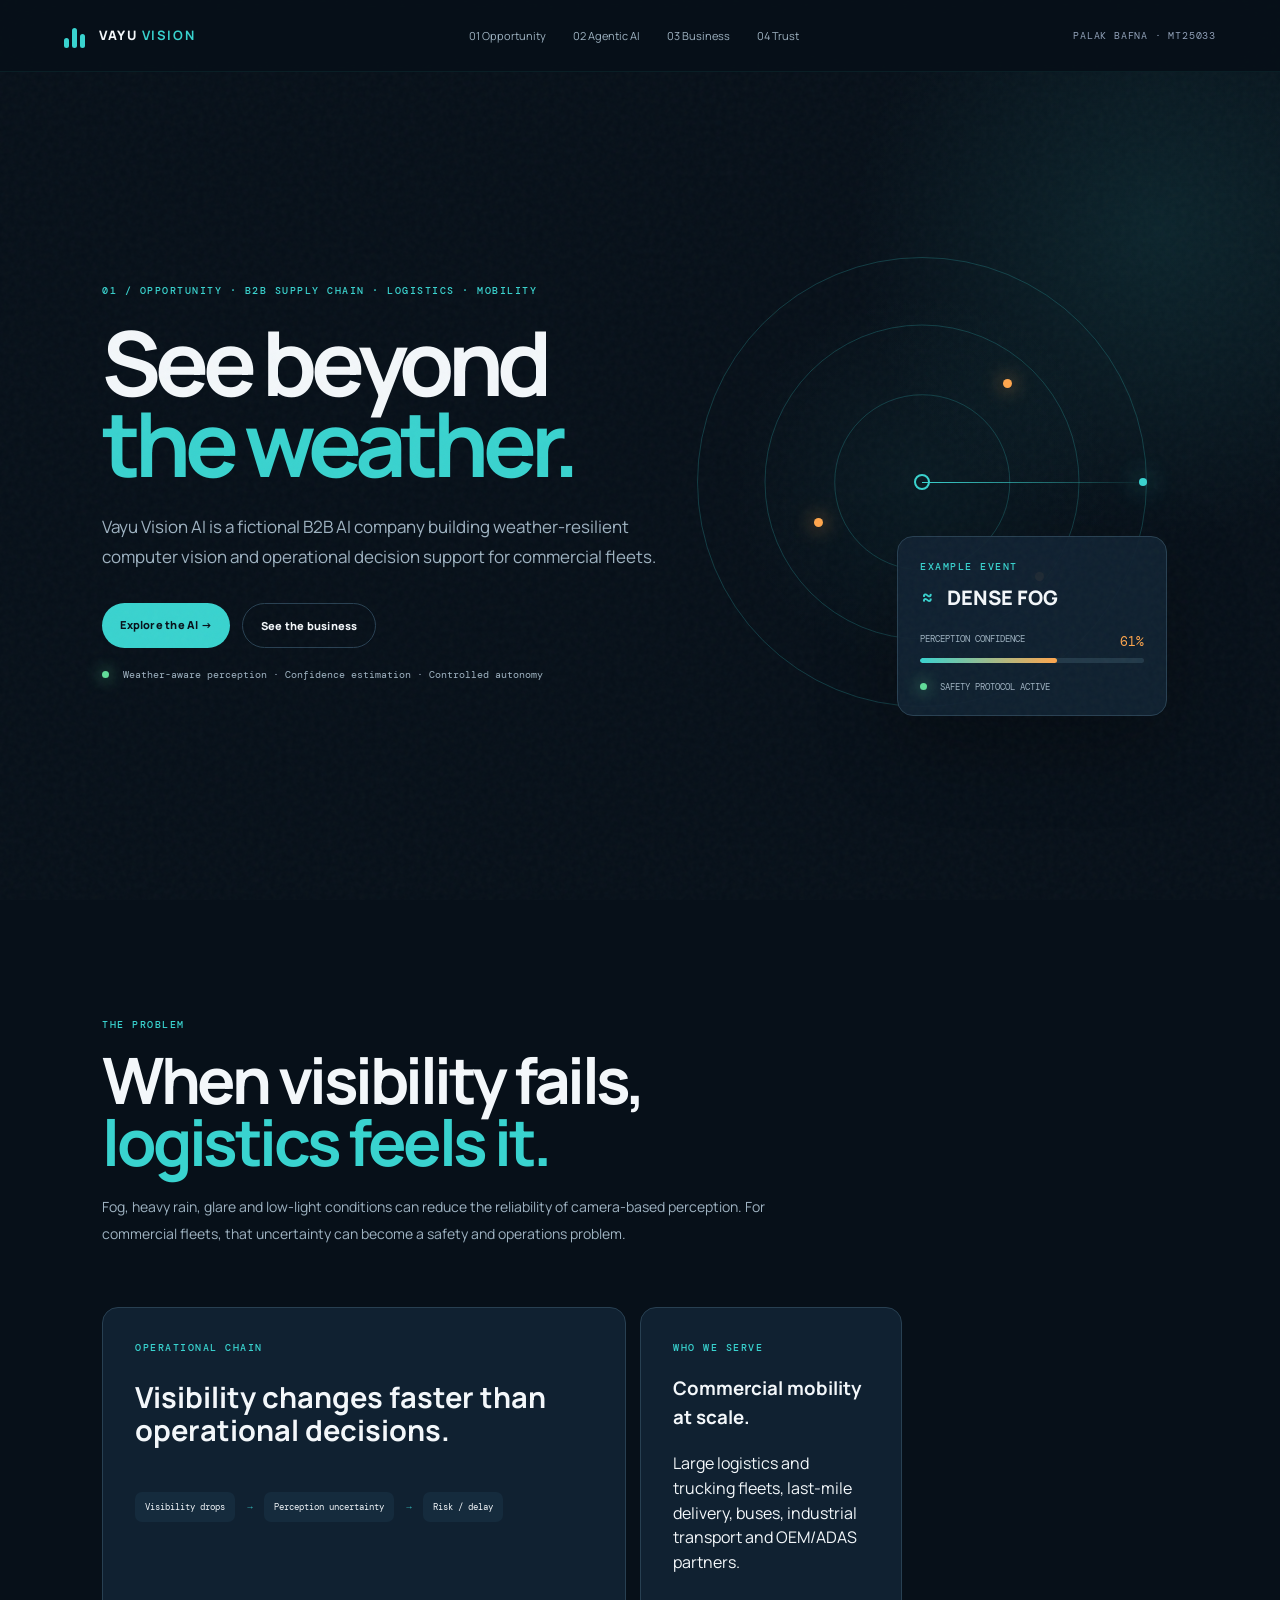
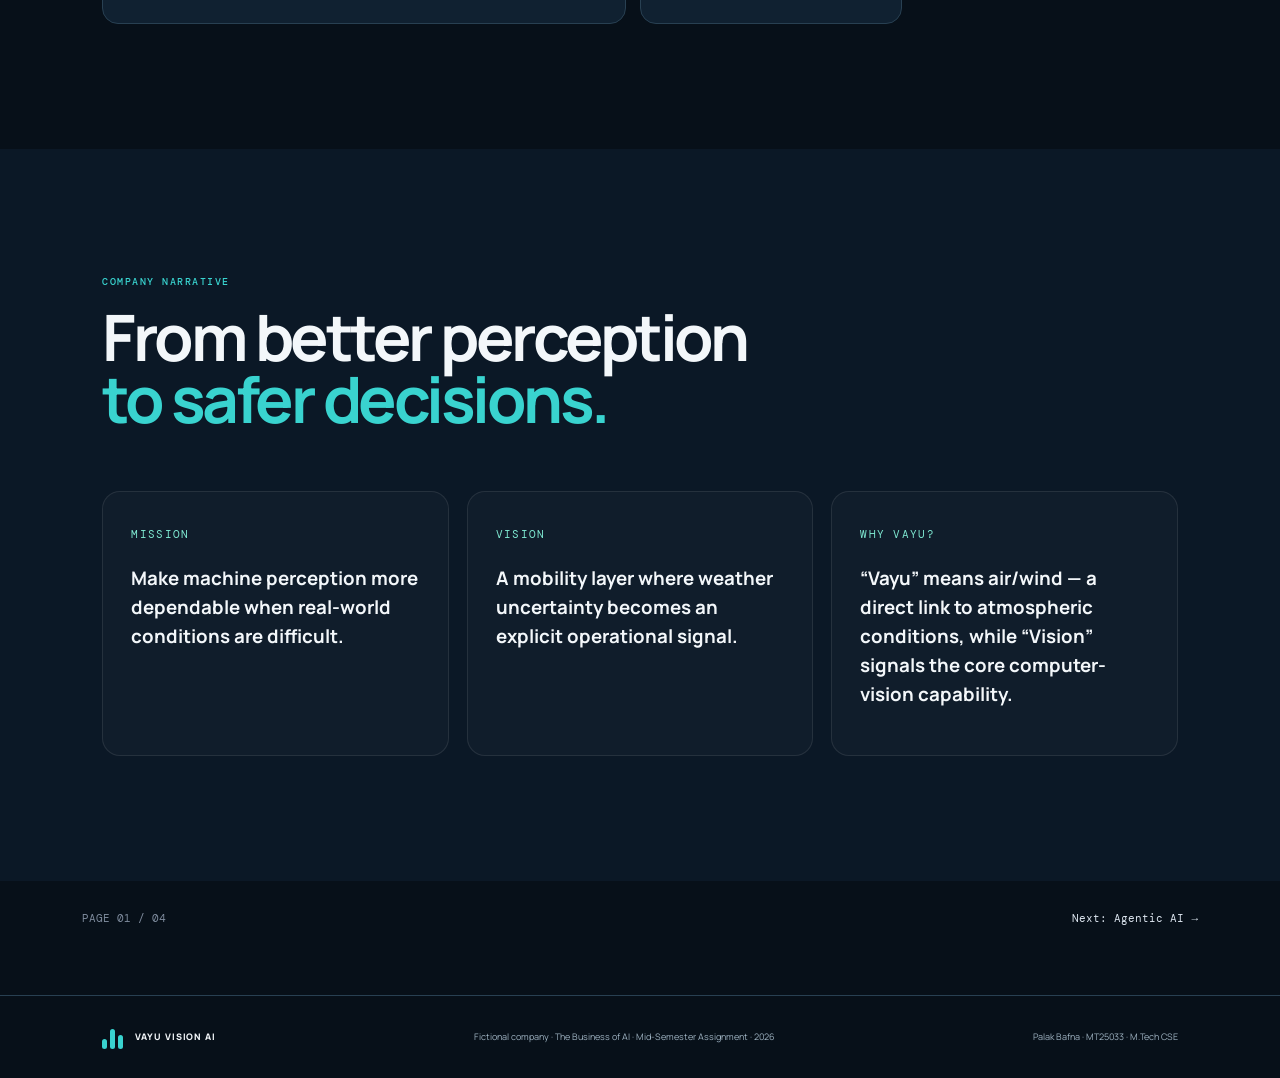
<file: index.html>
<!DOCTYPE html><html lang="en"><head><meta charset="UTF-8"><meta name="viewport" content="width=device-width, initial-scale=1.0"><title>01 Opportunity — Vayu Vision AI</title><meta name="description" content="Vayu Vision AI — weather-resilient computer vision for commercial fleets."><link rel="preconnect" href="https://fonts.googleapis.com"><link rel="preconnect" href="https://fonts.gstatic.com" crossorigin><link href="https://fonts.googleapis.com/css2?family=DM+Mono:wght@400;500&family=Manrope:wght@400;500;600;700;800&display=swap" rel="stylesheet"><link rel="stylesheet" href="styles.css"></head><body><div class="noise"></div><header class="nav"><a class="brand" href="index.html"><span class="brand-mark"><span></span><span></span><span></span></span><span>VAYU <b>VISION</b></span></a><nav><a href="index.html">01 Opportunity</a><a href="solution.html">02 Agentic AI</a><a href="business.html">03 Business</a><a href="trust.html">04 Trust</a></nav><div class="student">PALAK BAFNA · MT25033</div></header><main>
<section class="hero compact"><div class="hero-copy"><div class="eyebrow">01 / OPPORTUNITY · B2B SUPPLY CHAIN · LOGISTICS · MOBILITY</div><h1>See beyond<br><em>the weather.</em></h1><p class="hero-lead">Vayu Vision AI is a fictional B2B AI company building weather-resilient computer vision and operational decision support for commercial fleets.</p><div class="hero-actions"><a class="btn primary" href="solution.html">Explore the AI <span>→</span></a><a class="btn ghost" href="business.html">See the business</a></div><div class="hero-note"><span class="pulse"></span> Weather-aware perception · Confidence estimation · Controlled autonomy</div></div><div class="hero-visual"><div class="radar"><div class="radar-ring r1"></div><div class="radar-ring r2"></div><div class="radar-ring r3"></div><div class="radar-sweep"></div><div class="radar-dot d1"></div><div class="radar-dot d2"></div><div class="radar-dot d3"></div><div class="radar-center"></div></div><div class="weather-card"><div class="mini-label">EXAMPLE EVENT</div><div class="weather-state"><span class="fog-icon">≈</span> DENSE FOG</div><div class="confidence"><span>PERCEPTION CONFIDENCE</span><strong>61%</strong></div><div class="meter"><i style="width:61%"></i></div><div class="weather-status"><span class="status-dot"></span> SAFETY PROTOCOL ACTIVE</div></div></div></section>
<section class="section"><div class="section-head"><div class="eyebrow">THE PROBLEM</div><h2>When visibility fails,<br><em>logistics feels it.</em></h2><p>Fog, heavy rain, glare and low-light conditions can reduce the reliability of camera-based perception. For commercial fleets, that uncertainty can become a safety and operations problem.</p></div><div class="problem-grid"><article class="big-card problem"><div class="card-tag">OPERATIONAL CHAIN</div><h3>Visibility changes faster than operational decisions.</h3><div class="chain"><span>Visibility drops</span><b>→</b><span>Perception uncertainty</span><b>→</b><span>Risk / delay</span></div></article><article class="big-card"><div class="card-tag">WHO WE SERVE</div><h3>Commercial mobility at scale.</h3><p>Large logistics and trucking fleets, last-mile delivery, buses, industrial transport and OEM/ADAS partners.</p></article></div></section>
<section class="section dark-section"><div class="section-head"><div class="eyebrow">COMPANY NARRATIVE</div><h2>From better perception<br><em>to safer decisions.</em></h2></div><div class="three-col"><article><span>MISSION</span><h3>Make machine perception more dependable when real-world conditions are difficult.</h3></article><article><span>VISION</span><h3>A mobility layer where weather uncertainty becomes an explicit operational signal.</h3></article><article><span>WHY VAYU?</span><h3>“Vayu” means air/wind — a direct link to atmospheric conditions, while “Vision” signals the core computer-vision capability.</h3></article></div></section>
<section class="page-end"><span>PAGE 01 / 04</span><a href="solution.html">Next: Agentic AI →</a></section>
</main><footer><div><span class="brand-mark"><span></span><span></span><span></span></span> VAYU VISION AI</div><p>Fictional company · The Business of AI · Mid-Semester Assignment · 2026</p><p>Palak Bafna · MT25033 · M.Tech CSE</p></footer><script src="script.js"></script></body></html>
</file>
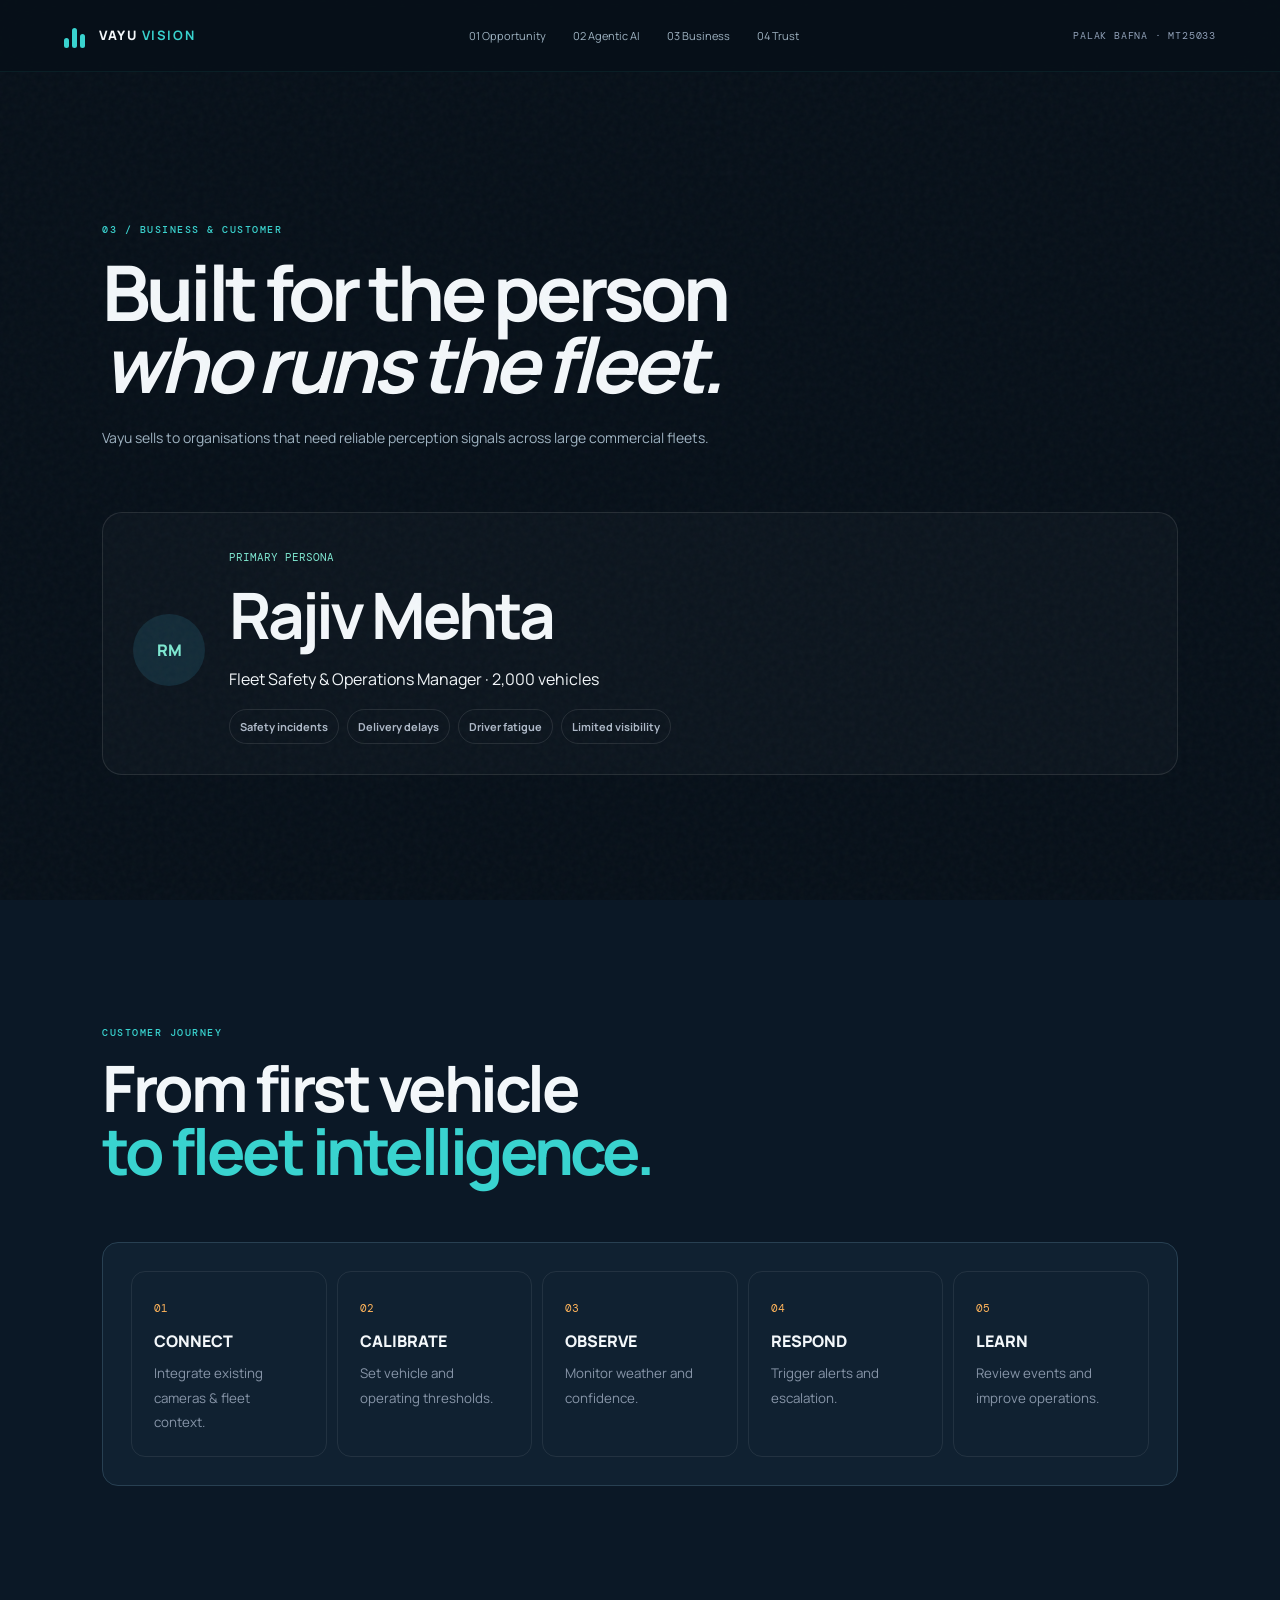
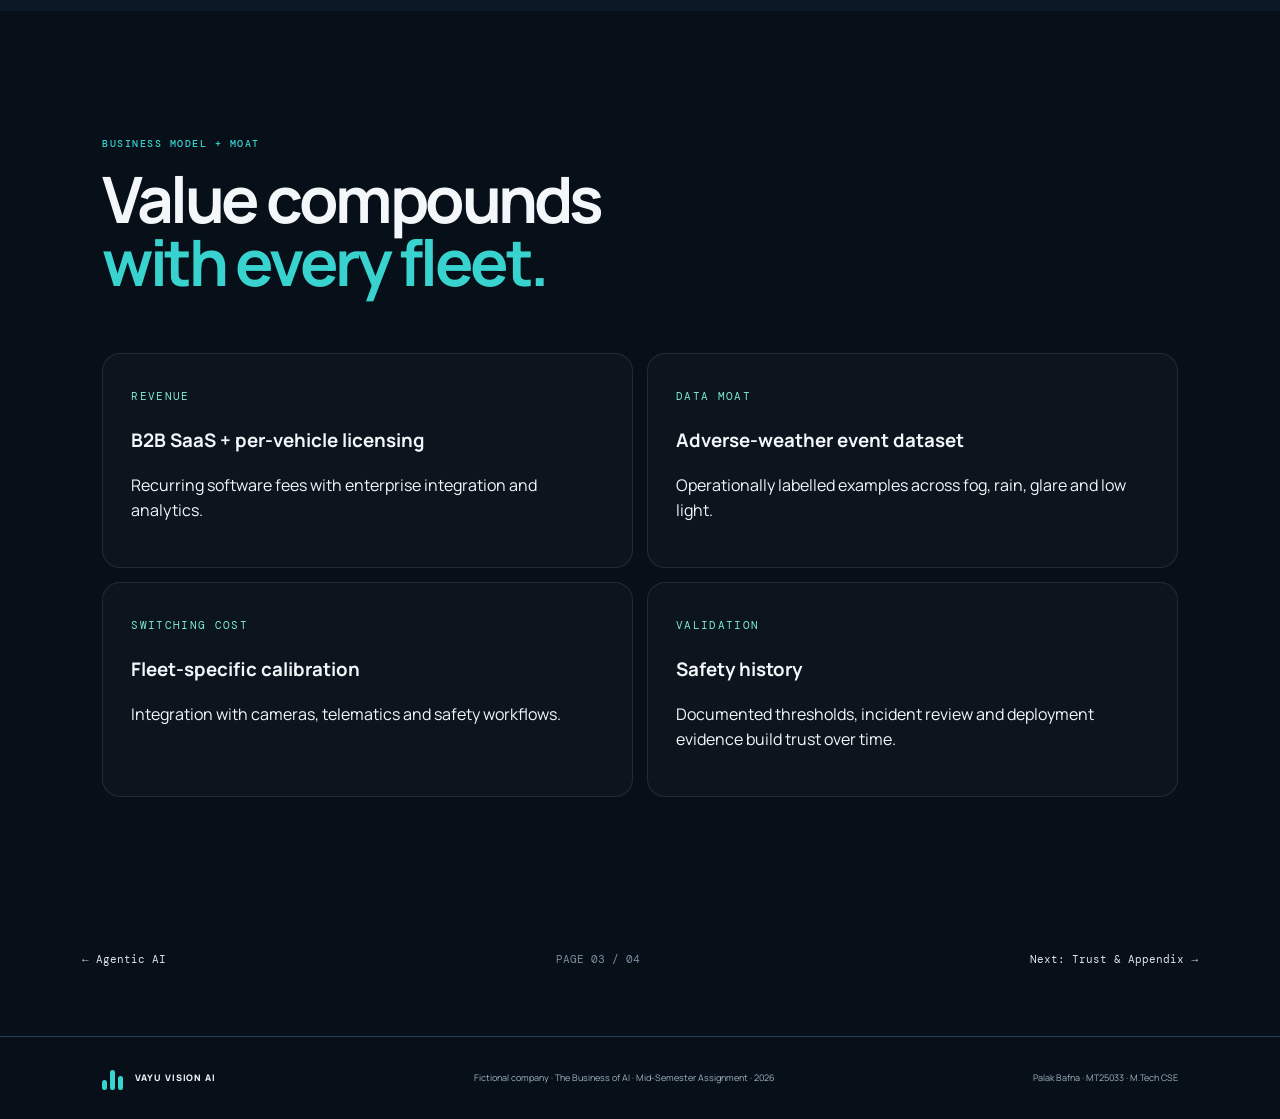
<file: business.html>
<!DOCTYPE html><html lang="en"><head><meta charset="UTF-8"><meta name="viewport" content="width=device-width, initial-scale=1.0"><title>03 Business & Moat — Vayu Vision AI</title><meta name="description" content="Vayu Vision AI — weather-resilient computer vision for commercial fleets."><link rel="preconnect" href="https://fonts.googleapis.com"><link rel="preconnect" href="https://fonts.gstatic.com" crossorigin><link href="https://fonts.googleapis.com/css2?family=DM+Mono:wght@400;500&family=Manrope:wght@400;500;600;700;800&display=swap" rel="stylesheet"><link rel="stylesheet" href="styles.css"></head><body><div class="noise"></div><header class="nav"><a class="brand" href="index.html"><span class="brand-mark"><span></span><span></span><span></span></span><span>VAYU <b>VISION</b></span></a><nav><a href="index.html">01 Opportunity</a><a href="solution.html">02 Agentic AI</a><a href="business.html">03 Business</a><a href="trust.html">04 Trust</a></nav><div class="student">PALAK BAFNA · MT25033</div></header><main>
<section class="section top-space"><div class="section-head"><div class="eyebrow">03 / BUSINESS & CUSTOMER</div><h1 class="page-title">Built for the person<br><em>who runs the fleet.</em></h1><p>Vayu sells to organisations that need reliable perception signals across large commercial fleets.</p></div><div class="persona"><div class="avatar">RM</div><div><span>PRIMARY PERSONA</span><h2>Rajiv Mehta</h2><p>Fleet Safety & Operations Manager · 2,000 vehicles</p><div class="pills"><b>Safety incidents</b><b>Delivery delays</b><b>Driver fatigue</b><b>Limited visibility</b></div></div></div></section>
<section class="section dark-section"><div class="section-head"><div class="eyebrow">CUSTOMER JOURNEY</div><h2>From first vehicle<br><em>to fleet intelligence.</em></h2></div><div class="journey"><div><b>01</b><span>CONNECT</span><small>Integrate existing cameras & fleet context.</small></div><div><b>02</b><span>CALIBRATE</span><small>Set vehicle and operating thresholds.</small></div><div><b>03</b><span>OBSERVE</span><small>Monitor weather and confidence.</small></div><div><b>04</b><span>RESPOND</span><small>Trigger alerts and escalation.</small></div><div><b>05</b><span>LEARN</span><small>Review events and improve operations.</small></div></div></section>
<section class="section"><div class="section-head"><div class="eyebrow">BUSINESS MODEL + MOAT</div><h2>Value compounds<br><em>with every fleet.</em></h2></div><div class="moat-grid"><article><span>REVENUE</span><h3>B2B SaaS + per-vehicle licensing</h3><p>Recurring software fees with enterprise integration and analytics.</p></article><article><span>DATA MOAT</span><h3>Adverse-weather event dataset</h3><p>Operationally labelled examples across fog, rain, glare and low light.</p></article><article><span>SWITCHING COST</span><h3>Fleet-specific calibration</h3><p>Integration with cameras, telematics and safety workflows.</p></article><article><span>VALIDATION</span><h3>Safety history</h3><p>Documented thresholds, incident review and deployment evidence build trust over time.</p></article></div></section>
<section class="page-end"><a href="solution.html">← Agentic AI</a><span>PAGE 03 / 04</span><a href="trust.html">Next: Trust & Appendix →</a></section>
</main><footer><div><span class="brand-mark"><span></span><span></span><span></span></span> VAYU VISION AI</div><p>Fictional company · The Business of AI · Mid-Semester Assignment · 2026</p><p>Palak Bafna · MT25033 · M.Tech CSE</p></footer><script src="script.js"></script></body></html>
</file>
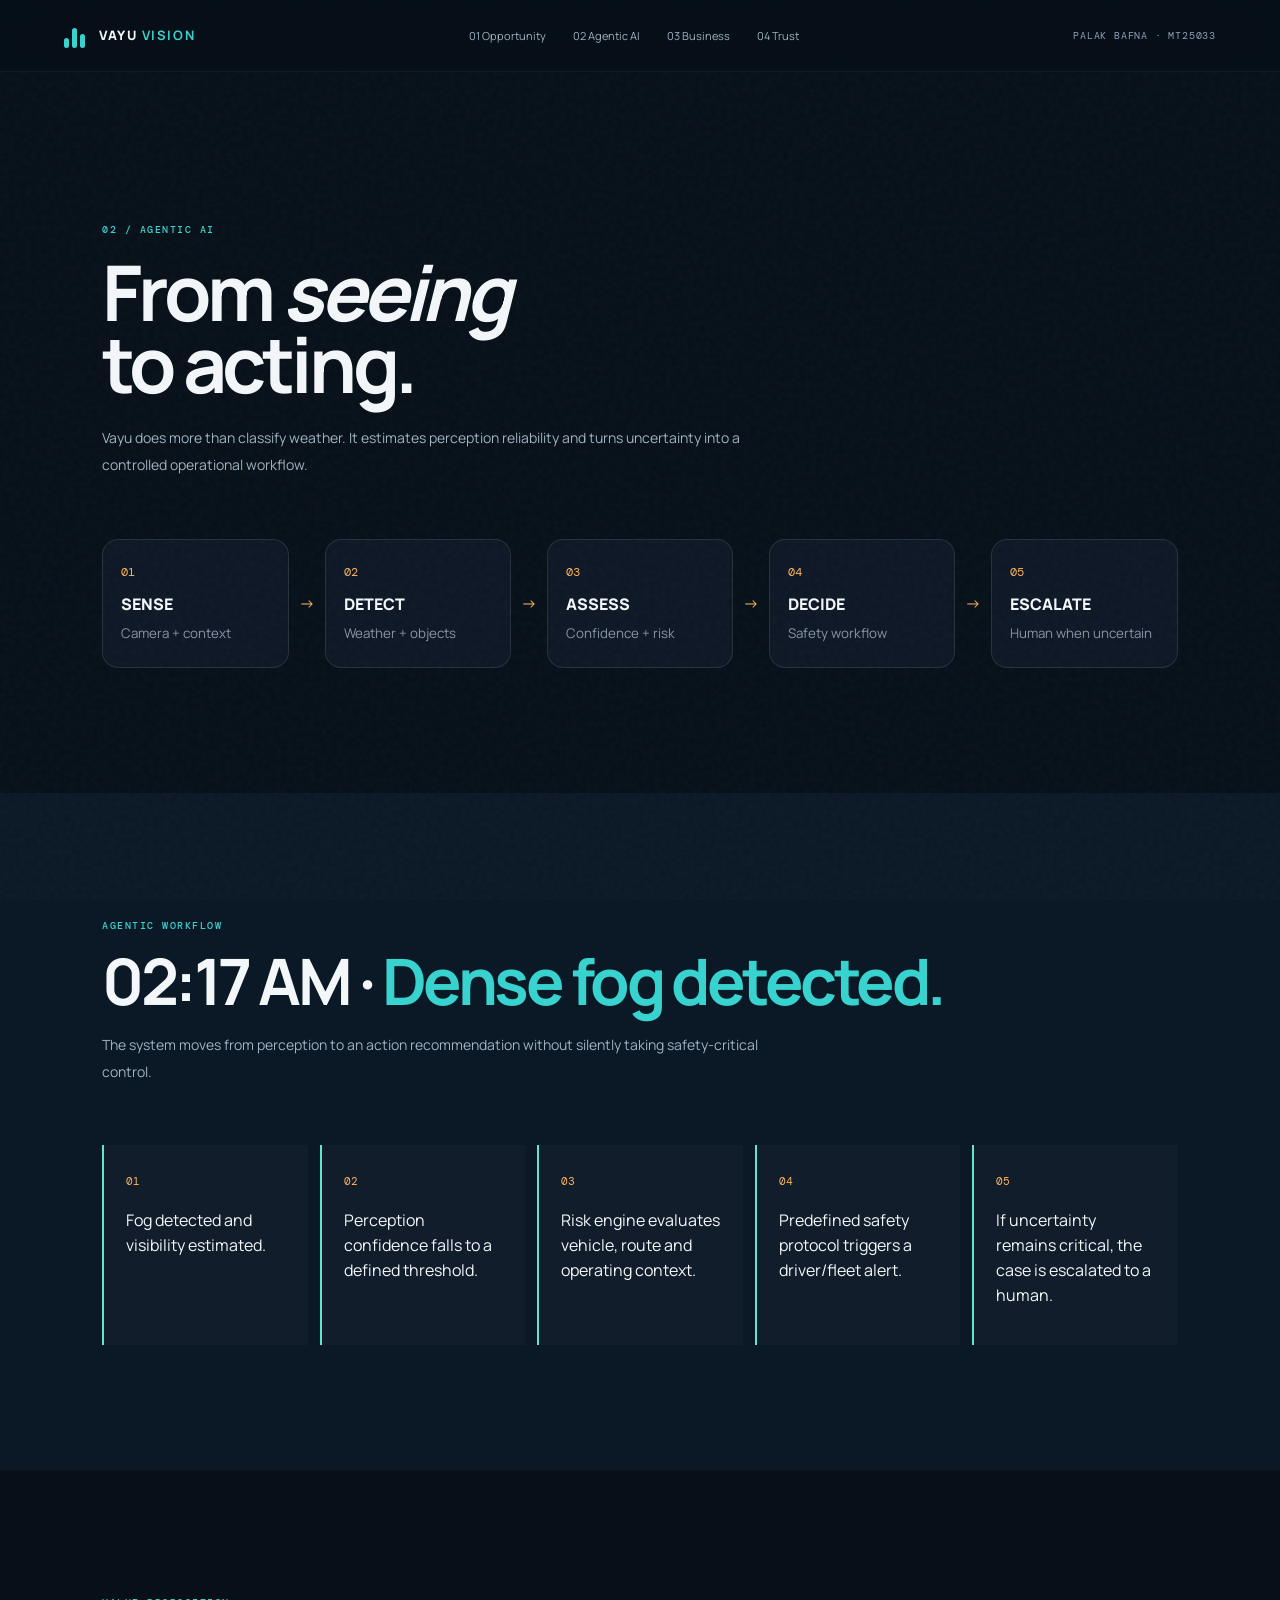
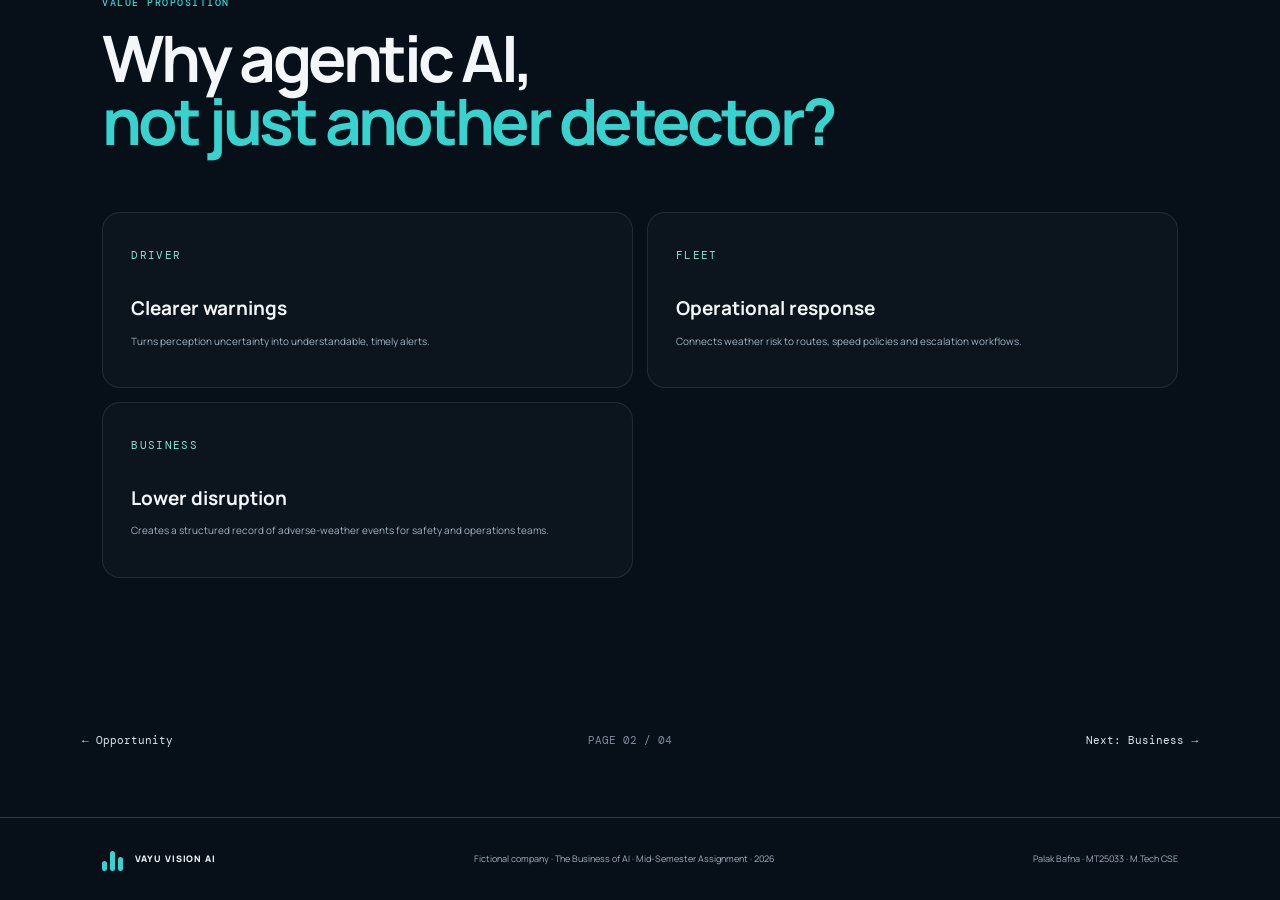
<file: solution.html>
<!DOCTYPE html><html lang="en"><head><meta charset="UTF-8"><meta name="viewport" content="width=device-width, initial-scale=1.0"><title>02 Agentic AI — Vayu Vision AI</title><meta name="description" content="Vayu Vision AI — weather-resilient computer vision for commercial fleets."><link rel="preconnect" href="https://fonts.googleapis.com"><link rel="preconnect" href="https://fonts.gstatic.com" crossorigin><link href="https://fonts.googleapis.com/css2?family=DM+Mono:wght@400;500&family=Manrope:wght@400;500;600;700;800&display=swap" rel="stylesheet"><link rel="stylesheet" href="styles.css"></head><body><div class="noise"></div><header class="nav"><a class="brand" href="index.html"><span class="brand-mark"><span></span><span></span><span></span></span><span>VAYU <b>VISION</b></span></a><nav><a href="index.html">01 Opportunity</a><a href="solution.html">02 Agentic AI</a><a href="business.html">03 Business</a><a href="trust.html">04 Trust</a></nav><div class="student">PALAK BAFNA · MT25033</div></header><main>
<section class="section top-space"><div class="section-head"><div class="eyebrow">02 / AGENTIC AI</div><h1 class="page-title">From <em>seeing</em><br>to acting.</h1><p>Vayu does more than classify weather. It estimates perception reliability and turns uncertainty into a controlled operational workflow.</p></div><div class="flow"><div><b>01</b><span>SENSE</span><small>Camera + context</small></div><i>→</i><div><b>02</b><span>DETECT</span><small>Weather + objects</small></div><i>→</i><div><b>03</b><span>ASSESS</span><small>Confidence + risk</small></div><i>→</i><div><b>04</b><span>DECIDE</span><small>Safety workflow</small></div><i>→</i><div><b>05</b><span>ESCALATE</span><small>Human when uncertain</small></div></div></section>
<section class="section dark-section"><div class="section-head"><div class="eyebrow">AGENTIC WORKFLOW</div><h2>02:17 AM · <em>Dense fog detected.</em></h2><p>The system moves from perception to an action recommendation without silently taking safety-critical control.</p></div><div class="timeline"><div><b>01</b><p>Fog detected and visibility estimated.</p></div><div><b>02</b><p>Perception confidence falls to a defined threshold.</p></div><div><b>03</b><p>Risk engine evaluates vehicle, route and operating context.</p></div><div><b>04</b><p>Predefined safety protocol triggers a driver/fleet alert.</p></div><div><b>05</b><p>If uncertainty remains critical, the case is escalated to a human.</p></div></div></section>
<section class="section"><div class="section-head"><div class="eyebrow">VALUE PROPOSITION</div><h2>Why agentic AI,<br><em>not just another detector?</em></h2></div><div class="value-grid"><article><span>DRIVER</span><h3>Clearer warnings</h3><p>Turns perception uncertainty into understandable, timely alerts.</p></article><article><span>FLEET</span><h3>Operational response</h3><p>Connects weather risk to routes, speed policies and escalation workflows.</p></article><article><span>BUSINESS</span><h3>Lower disruption</h3><p>Creates a structured record of adverse-weather events for safety and operations teams.</p></article></div></section>
<section class="page-end"><a href="index.html">← Opportunity</a><span>PAGE 02 / 04</span><a href="business.html">Next: Business →</a></section>
</main><footer><div><span class="brand-mark"><span></span><span></span><span></span></span> VAYU VISION AI</div><p>Fictional company · The Business of AI · Mid-Semester Assignment · 2026</p><p>Palak Bafna · MT25033 · M.Tech CSE</p></footer><script src="script.js"></script></body></html>
</file>
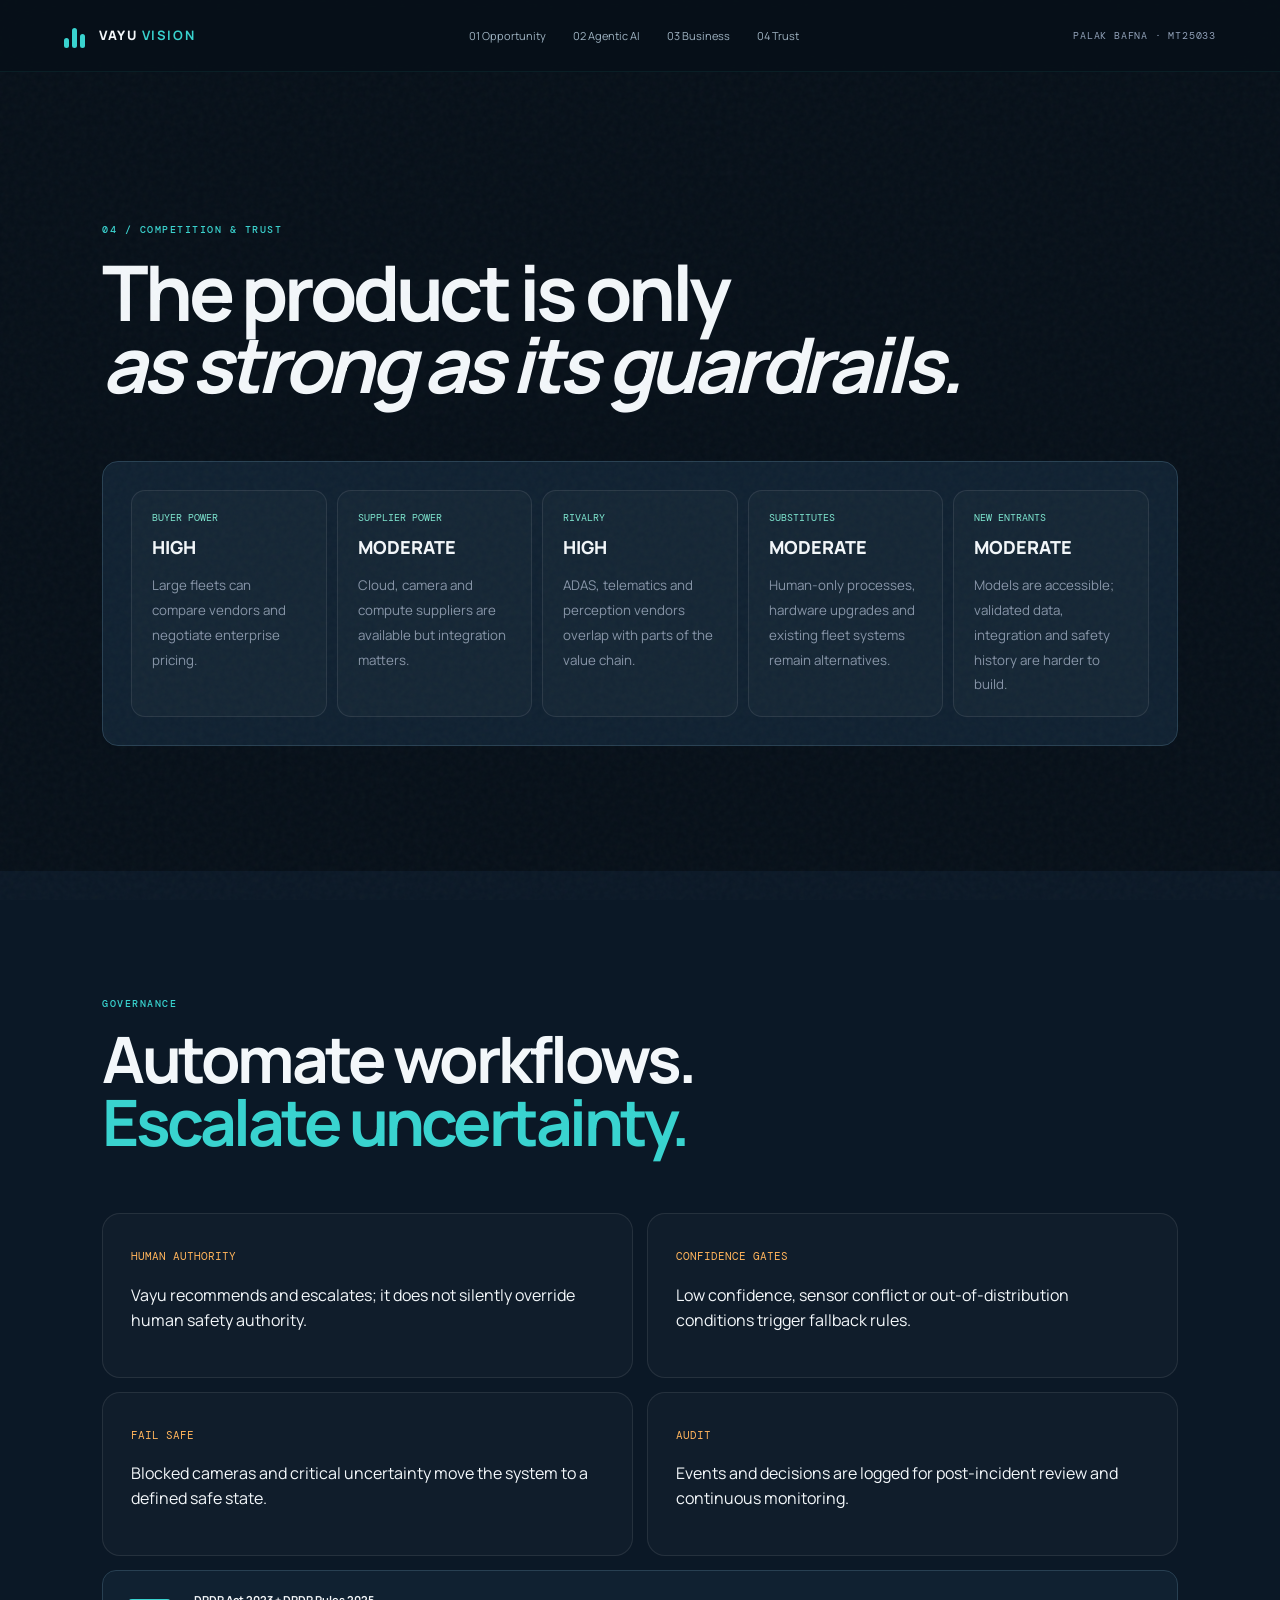
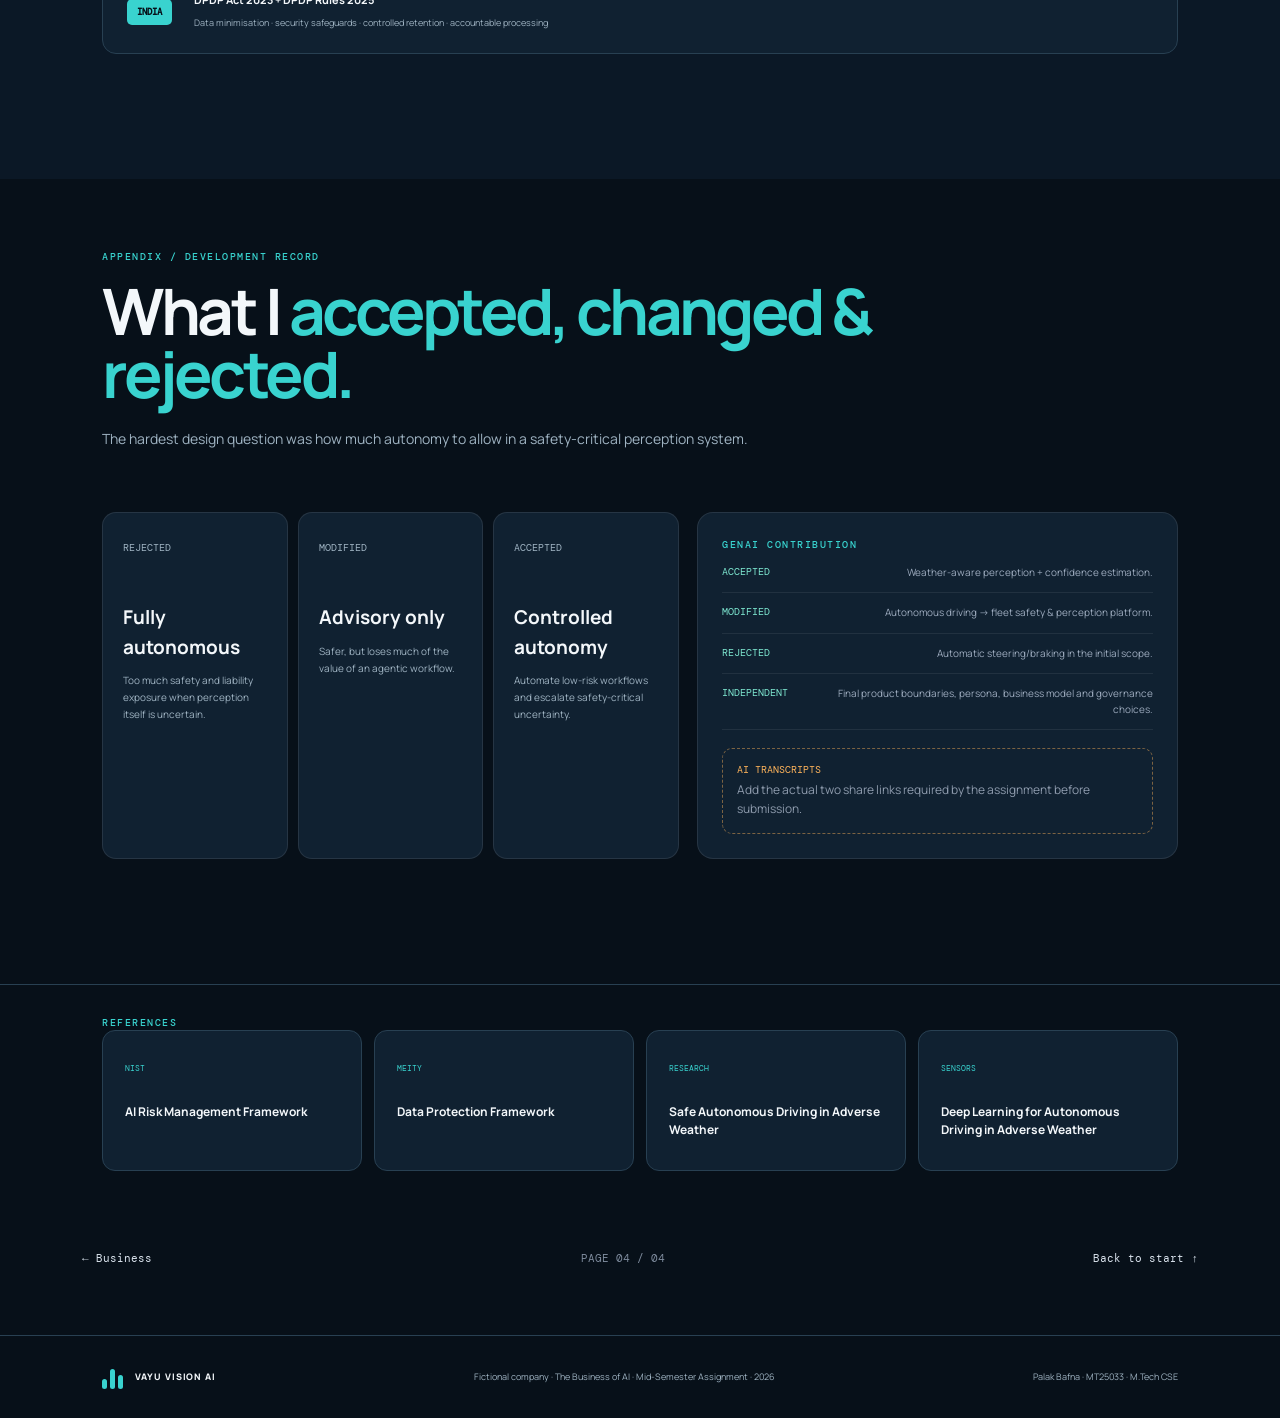
<file: trust.html>
<!DOCTYPE html><html lang="en"><head><meta charset="UTF-8"><meta name="viewport" content="width=device-width, initial-scale=1.0"><title>04 Competition, Governance & Appendix — Vayu Vision AI</title><meta name="description" content="Vayu Vision AI — weather-resilient computer vision for commercial fleets."><link rel="preconnect" href="https://fonts.googleapis.com"><link rel="preconnect" href="https://fonts.gstatic.com" crossorigin><link href="https://fonts.googleapis.com/css2?family=DM+Mono:wght@400;500&family=Manrope:wght@400;500;600;700;800&display=swap" rel="stylesheet"><link rel="stylesheet" href="styles.css"></head><body><div class="noise"></div><header class="nav"><a class="brand" href="index.html"><span class="brand-mark"><span></span><span></span><span></span></span><span>VAYU <b>VISION</b></span></a><nav><a href="index.html">01 Opportunity</a><a href="solution.html">02 Agentic AI</a><a href="business.html">03 Business</a><a href="trust.html">04 Trust</a></nav><div class="student">PALAK BAFNA · MT25033</div></header><main>
<section class="section top-space"><div class="section-head"><div class="eyebrow">04 / COMPETITION & TRUST</div><h1 class="page-title">The product is only<br><em>as strong as its guardrails.</em></h1></div><div class="forces"><div><b>BUYER POWER</b><span>HIGH</span><small>Large fleets can compare vendors and negotiate enterprise pricing.</small></div><div><b>SUPPLIER POWER</b><span>MODERATE</span><small>Cloud, camera and compute suppliers are available but integration matters.</small></div><div><b>RIVALRY</b><span>HIGH</span><small>ADAS, telematics and perception vendors overlap with parts of the value chain.</small></div><div><b>SUBSTITUTES</b><span>MODERATE</span><small>Human-only processes, hardware upgrades and existing fleet systems remain alternatives.</small></div><div><b>NEW ENTRANTS</b><span>MODERATE</span><small>Models are accessible; validated data, integration and safety history are harder to build.</small></div></div></section>
<section class="section dark-section"><div class="section-head"><div class="eyebrow">GOVERNANCE</div><h2>Automate workflows.<br><em>Escalate uncertainty.</em></h2></div><div class="guard-grid"><article><b>HUMAN AUTHORITY</b><p>Vayu recommends and escalates; it does not silently override human safety authority.</p></article><article><b>CONFIDENCE GATES</b><p>Low confidence, sensor conflict or out-of-distribution conditions trigger fallback rules.</p></article><article><b>FAIL SAFE</b><p>Blocked cameras and critical uncertainty move the system to a defined safe state.</p></article><article><b>AUDIT</b><p>Events and decisions are logged for post-incident review and continuous monitoring.</p></article></div><div class="compliance"><span>INDIA</span><div><b>DPDP Act 2023 + DPDP Rules 2025</b><small>Data minimisation · security safeguards · controlled retention · accountable processing</small></div></div></section>
<section class="section appendix"><div class="section-head"><div class="eyebrow">APPENDIX / DEVELOPMENT RECORD</div><h2>What I <em>accepted, changed & rejected.</em></h2><p>The hardest design question was how much autonomy to allow in a safety-critical perception system.</p></div><div class="decision-grid"><div class="decision"><div class="decision-option rejected"><span>REJECTED</span><h3>Fully autonomous</h3><p>Too much safety and liability exposure when perception itself is uncertain.</p></div><div class="decision-option advisory"><span>MODIFIED</span><h3>Advisory only</h3><p>Safer, but loses much of the value of an agentic workflow.</p></div><div class="decision-option chosen"><span>ACCEPTED</span><h3>Controlled autonomy</h3><p>Automate low-risk workflows and escalate safety-critical uncertainty.</p></div></div><div class="ai-use"><div class="card-tag">GENAI CONTRIBUTION</div><div class="use"><b>ACCEPTED</b><span>Weather-aware perception + confidence estimation.</span></div><div class="use"><b>MODIFIED</b><span>Autonomous driving → fleet safety & perception platform.</span></div><div class="use"><b>REJECTED</b><span>Automatic steering/braking in the initial scope.</span></div><div class="use"><b>INDEPENDENT</b><span>Final product boundaries, persona, business model and governance choices.</span></div><div class="transcripts"><b>AI TRANSCRIPTS</b><span>Add the actual two share links required by the assignment before submission.</span></div></div></div></section>
<section class="references compact-refs"><div class="eyebrow">REFERENCES</div><div class="refs"><a href="https://www.nist.gov/itl/ai-risk-management-framework" target="_blank"><span>NIST</span><b>AI Risk Management Framework</b></a><a href="https://www.meity.gov.in/data-protection-framework" target="_blank"><span>MEITY</span><b>Data Protection Framework</b></a><a href="https://arxiv.org/abs/2305.01336" target="_blank"><span>RESEARCH</span><b>Safe Autonomous Driving in Adverse Weather</b></a><a href="https://www.mdpi.com/1424-8220/20/17/4851" target="_blank"><span>SENSORS</span><b>Deep Learning for Autonomous Driving in Adverse Weather</b></a></div></section>
<section class="page-end"><a href="business.html">← Business</a><span>PAGE 04 / 04</span><a href="index.html">Back to start ↑</a></section>
</main><footer><div><span class="brand-mark"><span></span><span></span><span></span></span> VAYU VISION AI</div><p>Fictional company · The Business of AI · Mid-Semester Assignment · 2026</p><p>Palak Bafna · MT25033 · M.Tech CSE</p></footer><script src="script.js"></script></body></html>
</file>
<file: styles.css>
:root{
  --bg:#071019;--bg2:#0b1826;--card:#102131;--card2:#152b3d;
  --white:#f3f7fa;--muted:#9fb3c2;--cyan:#39d3cf;--blue:#418bff;
  --orange:#ffa64d;--red:#f56565;--green:#61dc99;--line:#284052;
  --shadow:0 30px 80px rgba(0,0,0,.28);
}
*{box-sizing:border-box}html{scroll-behavior:smooth}body{margin:0;background:var(--bg);color:var(--white);font-family:Manrope,system-ui,sans-serif;line-height:1.55}.noise{position:fixed;inset:0;pointer-events:none;opacity:.035;background-image:url("data:image/svg+xml,%3Csvg viewBox='0 0 180 180' xmlns='http://www.w3.org/2000/svg'%3E%3Cfilter id='n'%3E%3CfeTurbulence type='fractalNoise' baseFrequency='.9' numOctaves='4' stitchTiles='stitch'/%3E%3C/filter%3E%3Crect width='100%25' height='100%25' filter='url(%23n)'/%3E%3C/svg%3E");z-index:10}
a{color:inherit;text-decoration:none}.nav{position:sticky;top:0;z-index:20;height:72px;padding:0 5vw;display:flex;align-items:center;justify-content:space-between;background:rgba(7,16,25,.84);backdrop-filter:blur(18px);border-bottom:1px solid rgba(57,211,207,.08)}.brand{display:flex;align-items:center;gap:11px;font-size:13px;font-weight:800;letter-spacing:.12em}.brand b{color:var(--cyan)}.brand-mark{width:24px;height:24px;display:flex;gap:3px;align-items:flex-end}.brand-mark span{width:5px;background:var(--cyan);border-radius:5px}.brand-mark span:nth-child(1){height:10px}.brand-mark span:nth-child(2){height:20px}.brand-mark span:nth-child(3){height:14px}.nav nav{display:flex;gap:27px}.nav nav a{font-size:11px;color:var(--muted);transition:.2s}.nav nav a:hover{color:var(--white)}.nav-cta{font-size:11px;border:1px solid var(--line);padding:9px 14px;border-radius:30px;color:var(--white)}.nav-cta span{color:var(--cyan)}
.hero{min-height:calc(100vh - 72px);display:grid;grid-template-columns:1.05fr .95fr;align-items:center;padding:70px 8vw;position:relative;overflow:hidden}.hero:before{content:"";position:absolute;width:55vw;height:55vw;border-radius:50%;right:-18vw;top:-15vw;background:radial-gradient(circle,rgba(57,211,207,.10),transparent 62%)}.eyebrow,.card-tag,.mini-label{font-family:"DM Mono",monospace;font-size:10px;letter-spacing:.15em;color:var(--cyan);font-weight:500}.hero h1{font-size:clamp(58px,7vw,104px);line-height:.91;letter-spacing:-.07em;margin:22px 0 28px;max-width:780px}.hero h1 em,.section h2 em{font-style:normal;color:var(--cyan)}.hero-lead{max-width:640px;font-size:17px;color:var(--muted);line-height:1.8}.hero-actions{display:flex;gap:12px;margin:30px 0 20px}.btn{padding:13px 18px;border-radius:30px;font-size:11px;font-weight:800;letter-spacing:.02em}.btn.primary{background:var(--cyan);color:var(--bg)}.btn.ghost{border:1px solid var(--line);color:var(--white)}.hero-note{font:10px "DM Mono";color:var(--muted)}.pulse,.status-dot{display:inline-block;width:7px;height:7px;border-radius:50%;background:var(--green);box-shadow:0 0 15px var(--green);margin-right:8px}
.hero-visual{min-height:520px;position:relative;display:flex;align-items:center;justify-content:center}.radar{width:450px;height:450px;border-radius:50%;position:relative;background:radial-gradient(circle,rgba(57,211,207,.05),transparent 60%)}.radar-ring{position:absolute;border:1px solid rgba(57,211,207,.22);border-radius:50%;inset:50%;transform:translate(-50%,-50%)}.r1{width:100%;height:100%}.r2{width:70%;height:70%}.r3{width:39%;height:39%}.radar-sweep{position:absolute;width:50%;height:1px;background:linear-gradient(90deg,var(--cyan),transparent);left:50%;top:50%;transform-origin:left center;animation:sweep 4s linear infinite}.radar-sweep:after{content:"";position:absolute;right:0;top:-4px;width:8px;height:8px;border-radius:50%;background:var(--cyan);box-shadow:0 0 25px var(--cyan)}@keyframes sweep{to{transform:rotate(360deg)}}.radar-dot{position:absolute;width:9px;height:9px;border-radius:50%;background:var(--orange);box-shadow:0 0 20px var(--orange)}.d1{left:68%;top:27%}.d2{left:26%;top:58%}.d3{left:75%;top:70%}.radar-center{position:absolute;left:50%;top:50%;width:16px;height:16px;transform:translate(-50%,-50%);border:2px solid var(--cyan);border-radius:50%}.weather-card{position:absolute;right:2%;bottom:5%;width:270px;padding:22px;background:rgba(16,33,49,.94);border:1px solid var(--line);border-radius:16px;box-shadow:var(--shadow)}.weather-state{font-size:20px;font-weight:800;margin:8px 0 20px}.fog-icon{color:var(--cyan);margin-right:8px}.confidence{display:flex;justify-content:space-between;color:var(--muted);font:9px "DM Mono"}.confidence strong{font:13px "DM Mono";color:var(--orange)}.meter{height:5px;background:#223949;border-radius:10px;margin:8px 0 18px;overflow:hidden}.meter i{height:100%;display:block;background:linear-gradient(90deg,var(--cyan),var(--orange));border-radius:10px}.weather-status{font:9px "DM Mono";color:var(--muted)}

.section{padding:125px 8vw}.section.dark-section,.trust-section{background:var(--bg2)}.section-head{max-width:920px;margin-bottom:60px}.section-head.split{display:grid;grid-template-columns:1fr .75fr;gap:80px;align-items:end;max-width:none}.section h2{font-size:clamp(42px,5vw,72px);line-height:.98;letter-spacing:-.055em;margin:16px 0 20px}.section-head p{color:var(--muted);max-width:680px;font-size:14px;line-height:1.9}.section-head.split p{max-width:520px;margin:0 0 5px}
.problem-grid{display:grid;grid-template-columns:2fr 1fr 1fr;gap:14px}.big-card,.stat-card,.persona-card,.journey,.moat,.forces,.guardrails{border:1px solid var(--line);background:var(--card);border-radius:16px}.big-card{padding:32px;min-height:300px}.problem h3{font-size:29px;line-height:1.15;max-width:540px;margin:25px 0 14px}.problem p,.stat-card p{color:var(--muted);font-size:12px;line-height:1.8}.chain{display:flex;align-items:center;gap:10px;margin-top:45px;font:9px "DM Mono";color:var(--white)}.chain span{padding:9px 10px;border-radius:7px;background:var(--card2)}.chain b{color:var(--cyan)}.stat-card{padding:27px;min-height:300px}.stat-num{font:11px "DM Mono";color:var(--orange)}.stat-card h3{font-size:25px;margin:45px 0 8px}.mission{margin-top:14px;padding:30px;border:1px solid var(--line);border-radius:16px;background:linear-gradient(120deg,rgba(57,211,207,.08),rgba(65,139,255,.04));display:grid;grid-template-columns:70px 1fr 1fr;gap:30px;align-items:center}.mission-mark{width:55px;height:55px;border-radius:14px;background:var(--cyan);color:var(--bg);display:grid;place-items:center;font-size:24px;font-weight:800}.mission p{font-size:12px;color:var(--white);max-width:440px;margin:7px 0 0}

.system{position:relative;display:grid;grid-template-columns:repeat(5,1fr);gap:12px;margin:50px 0 30px}.system-line{position:absolute;left:8%;right:8%;top:24px;height:1px;background:var(--line)}.system-node{position:relative;text-align:left;border:1px solid var(--line);background:var(--card);color:var(--white);padding:17px;border-radius:14px;cursor:pointer;z-index:1;transition:.2s}.system-node:hover,.system-node.active{border-color:var(--cyan);transform:translateY(-3px)}.system-node span{display:block;font:9px "DM Mono";color:var(--cyan);margin-bottom:18px}.system-node strong{display:block;font-size:13px}.system-node small{display:block;color:var(--muted);font-size:9px;margin-top:4px}.system-detail{display:grid;grid-template-columns:1fr 1fr;gap:45px;align-items:center;padding:35px 0 55px}.detail-visual{min-height:310px;border:1px solid var(--line);border-radius:16px;display:grid;place-items:center;background:#091722;overflow:hidden}.camera-frame{width:82%;height:245px;position:relative;background:linear-gradient(170deg,#344b59,#0c1720 68%);overflow:hidden;border-radius:7px}.road{position:absolute;bottom:-50px;left:18%;width:64%;height:180px;background:#172a34;transform:perspective(100px) rotateX(9deg)}.lane{position:absolute;bottom:0;width:2px;height:180px;background:rgba(255,255,255,.5);transform-origin:bottom}.l1{left:42%;transform:rotate(9deg)}.l2{left:60%;transform:rotate(-9deg)}.bbox{position:absolute;border:1px solid var(--cyan);font:7px "DM Mono";color:var(--cyan);padding-top:3px}.bbox span{position:absolute;top:-15px;left:-1px;white-space:nowrap}.car{width:85px;height:55px;left:43%;top:105px}.person{width:38px;height:70px;left:25%;top:112px;border-color:var(--orange);color:var(--orange)}.fog-layer{position:absolute;inset:0;background:radial-gradient(ellipse at 35% 60%,rgba(210,235,240,.35),transparent 40%),linear-gradient(90deg,rgba(210,235,240,.17),transparent 65%)}.scanline{position:absolute;left:0;right:0;height:1px;background:var(--cyan);box-shadow:0 0 12px var(--cyan);z-index:2;animation:scan 3s linear infinite}@keyframes scan{0%{top:0}100%{top:100%}}.detail-copy h3{font-size:34px;line-height:1.1;margin:12px 0}.detail-copy p{color:var(--muted);font-size:13px;line-height:1.9}.detail-metric{margin-top:25px;border-top:1px solid var(--line);padding-top:17px;display:flex;justify-content:space-between;font:9px "DM Mono";color:var(--muted)}.detail-metric strong{color:var(--white);font-weight:500}
.agent-box{border:1px solid rgba(57,211,207,.3);border-radius:16px;padding:25px;background:rgba(57,211,207,.035)}.agent-head{display:flex;align-items:center;gap:13px}.agent-dot{width:10px;height:10px;border-radius:50%;background:var(--green);box-shadow:0 0 18px var(--green)}.agent-head h3{margin:5px 0 0;font-size:19px}.live{margin-left:auto;font:8px "DM Mono";color:var(--green);border:1px solid rgba(97,220,153,.3);padding:6px 8px;border-radius:20px}.agent-steps{display:grid;grid-template-columns:repeat(3,1fr);margin-top:28px;border-top:1px solid var(--line)}.agent-steps div{padding:20px;border-right:1px solid var(--line)}.agent-steps div:last-child{border:0}.agent-steps b{color:var(--cyan);font:9px "DM Mono"}.agent-steps span{display:block;font-size:12px;font-weight:800;margin:10px 0 5px}.agent-steps small{color:var(--muted);font-size:9px;line-height:1.6}

.persona-grid{display:grid;grid-template-columns:320px 1fr;gap:14px}.persona-card{padding:28px}.avatar{width:56px;height:56px;border-radius:50%;display:grid;place-items:center;background:linear-gradient(135deg,var(--cyan),var(--blue));color:var(--bg);font-weight:800;margin:25px 0 12px}.persona-card h3{font-size:23px;margin:0}.role{color:var(--muted);font-size:10px}.pain-title{font:9px "DM Mono";color:var(--orange);margin-top:32px}.persona-card ul{padding:0;list-style:none;color:var(--muted);font-size:10px;line-height:2}.persona-card li:before{content:"•";color:var(--orange);margin-right:8px}.journey{padding:28px}.journey-row{display:grid;grid-template-columns:repeat(5,1fr);margin-top:30px}.journey-row div{padding:12px;border-top:1px solid var(--line);border-right:1px solid var(--line);min-height:150px}.journey-row div:last-child{border-right:0}.journey-row b{display:block;font:9px "DM Mono";color:var(--cyan)}.journey-row span{display:block;font-weight:800;font-size:12px;margin:32px 0 7px}.journey-row small{font-size:9px;color:var(--muted);line-height:1.5}.value-grid{display:grid;grid-template-columns:repeat(4,1fr);gap:14px;margin-top:14px}.value-grid article{background:var(--card);border:1px solid var(--line);padding:25px;border-radius:14px}.value-grid span{font:9px "DM Mono";color:var(--cyan)}.value-grid h3{font-size:19px;margin:28px 0 6px}.value-grid p{font-size:10px;color:var(--muted)}.value-grid .model{background:linear-gradient(135deg,rgba(255,166,77,.11),rgba(57,211,207,.04))}.value-grid .model span{color:var(--orange)}

.trust-grid{display:grid;grid-template-columns:1.2fr .8fr .9fr;gap:14px}.moat,.forces,.guardrails{padding:28px}.moat-item{display:grid;grid-template-columns:35px 1fr;gap:10px;padding:22px 0;border-bottom:1px solid var(--line)}.moat-item:last-child{border:0}.moat-item>b{color:var(--cyan);font:10px "DM Mono"}.moat-item h3{font-size:13px;margin:0 0 4px}.moat-item p{font-size:9px;color:var(--muted);margin:0;line-height:1.6}.force{display:flex;justify-content:space-between;align-items:center;padding:19px 0;border-bottom:1px solid var(--line);font-size:10px}.force:last-child{border:0}.force i{font:8px "DM Mono";font-style:normal;color:var(--orange)}.guard{display:grid;grid-template-columns:62px 1fr;gap:10px;align-items:center;padding:14px 0;border-bottom:1px solid var(--line)}.guard:last-child{border:0}.guard span{font:8px "DM Mono";color:var(--cyan)}.guard p{margin:0;color:var(--muted);font-size:9px}.compliance{margin-top:14px;border:1px solid var(--line);border-radius:14px;padding:20px 24px;background:var(--card);display:flex;gap:22px;align-items:center}.compliance>span{background:var(--cyan);color:var(--bg);font:9px "DM Mono";font-weight:800;padding:7px 10px;border-radius:5px}.compliance b{display:block;font-size:11px}.compliance small{color:var(--muted);font-size:9px}

.decision-grid{display:grid;grid-template-columns:1.2fr .8fr;gap:14px}.decision{display:grid;grid-template-columns:repeat(3,1fr);gap:12px}.decision-option{padding:25px;border-radius:14px;border:1px solid var(--line);background:var(--card);min-height:300px}.decision-option span{font:9px "DM Mono";color:var(--muted)}.decision-option h3{font-size:19px;margin:45px 0 10px}.decision-option p{font-size:10px;color:var(--muted);line-height:1.7}.decision-option>b{display:inline-block;margin-top:20px;font:8px "DM Mono";padding:5px 7px;border-radius:4px}.rejected>b{color:var(--red);background:rgba(245,101,101,.1)}.advisory>b{color:var(--blue);background:rgba(65,139,255,.1)}.chosen{border-color:rgba(97,220,153,.4)}.chosen>b{color:var(--green);background:rgba(97,220,153,.1)}.ai-use{background:var(--card);border:1px solid var(--line);border-radius:14px;padding:28px}.use{display:flex;justify-content:space-between;gap:20px;padding:16px 0;border-bottom:1px solid var(--line);font-size:10px}.use span{color:var(--muted);text-align:right}.ai-final{font-size:10px;line-height:2;margin-top:22px}.ai-final b{color:var(--cyan)}.transcripts{margin-top:20px;padding-top:18px;border-top:1px solid var(--line);font-size:9px;color:var(--muted)}.transcripts b{display:block;color:var(--orange);font:9px "DM Mono";margin-bottom:6px}

.references{padding:100px 8vw;border-top:1px solid var(--line)}.references h2{font-size:42px;letter-spacing:-.04em;margin:14px 0 35px}.refs{display:grid;grid-template-columns:repeat(4,1fr);gap:12px}.refs a{border:1px solid var(--line);background:var(--card);padding:22px;border-radius:13px;transition:.2s}.refs a:hover{border-color:var(--cyan);transform:translateY(-3px)}.refs span{font:8px "DM Mono";color:var(--cyan)}.refs b{display:block;font-size:12px;margin:25px 0 8px}.refs small{font-size:9px;color:var(--muted)}
footer{padding:25px 8vw;border-top:1px solid var(--line);display:flex;justify-content:space-between;align-items:center;color:var(--muted);font-size:9px}footer>div{display:flex;align-items:center;gap:9px;color:var(--white);font-weight:800;letter-spacing:.1em}

@media(max-width:900px){
  .nav nav{display:none}.nav{padding:0 5%}.nav-cta{display:none}.hero{grid-template-columns:1fr;padding:75px 7%}.hero-visual{min-height:390px}.radar{width:330px;height:330px}.section{padding:85px 7%}.problem-grid,.trust-grid,.decision-grid,.persona-grid{grid-template-columns:1fr}.stat-card{min-height:220px}.system{grid-template-columns:1fr 1fr}.system-line{display:none}.system-detail{grid-template-columns:1fr}.journey-row{grid-template-columns:1fr}.journey-row div{border-right:0;border-bottom:1px solid var(--line);min-height:auto}.value-grid,.refs{grid-template-columns:1fr 1fr}.agent-steps{grid-template-columns:1fr}.agent-steps div{border-right:0;border-bottom:1px solid var(--line)}.mission{grid-template-columns:55px 1fr}.mission>div:last-child{grid-column:2}.footer{flex-direction:column;gap:10px;align-items:flex-start}
}
@media(max-width:560px){.hero h1{font-size:54px}.hero-actions{flex-direction:column}.value-grid,.refs,.decision{grid-template-columns:1fr}.system{grid-template-columns:1fr}.section h2{font-size:42px}.weather-card{right:0}.hero-visual{min-height:360px}}
.student{font-family:'DM Mono',monospace;font-size:10px;letter-spacing:.08em;color:#91a1b8;white-space:nowrap}.top-space{padding-top:150px}.hero.compact{min-height:calc(100vh - 80px)}.page-title{font-size:clamp(3rem,6vw,6rem);line-height:.95;margin:18px 0 24px;letter-spacing:-.055em}.three-col{display:grid;grid-template-columns:repeat(3,1fr);gap:18px}.three-col article,.value-grid article,.moat-grid article,.guard-grid article{padding:28px;border:1px solid rgba(255,255,255,.09);background:rgba(255,255,255,.025);border-radius:18px}.three-col span,.value-grid span,.moat-grid span{font:11px 'DM Mono',monospace;letter-spacing:.12em;color:#7ee8d1}.flow{display:grid;grid-template-columns:1fr auto 1fr auto 1fr auto 1fr auto 1fr;align-items:stretch;gap:10px;margin-top:50px}.flow div{padding:24px 18px;border:1px solid rgba(255,255,255,.1);border-radius:16px;background:#0e1725}.flow b{display:block;font:12px 'DM Mono',monospace;color:#ffb45b}.flow span{display:block;font-weight:800;margin-top:12px}.flow small{display:block;color:#8795a8;margin-top:8px;line-height:1.4}.flow i{align-self:center;color:#ffb45b;font-style:normal}.timeline{display:grid;grid-template-columns:repeat(5,1fr);gap:12px}.timeline>div{padding:22px;border-left:2px solid #5ee6d0;background:rgba(255,255,255,.025)}.timeline b{font:11px 'DM Mono',monospace;color:#ffb45b}.persona{display:flex;gap:24px;align-items:center;border:1px solid rgba(255,255,255,.1);padding:30px;border-radius:20px;background:rgba(255,255,255,.025)}.avatar{width:72px;height:72px;border-radius:50%;display:grid;place-items:center;background:#132b38;color:#7ee8d1;font-weight:800}.persona span{font:11px 'DM Mono',monospace;color:#7ee8d1}.pills{display:flex;gap:8px;flex-wrap:wrap;margin-top:18px}.pills b{font-size:11px;padding:8px 10px;border:1px solid rgba(255,255,255,.1);border-radius:999px;color:#aeb9c8}.journey{display:grid;grid-template-columns:repeat(5,1fr);gap:10px}.journey>div{padding:22px;border:1px solid rgba(255,255,255,.08);border-radius:14px}.journey b{color:#ffb45b;font:11px 'DM Mono',monospace}.journey span{display:block;font-weight:800;margin:10px 0 6px}.journey small{color:#8795a8;line-height:1.4}.moat-grid,.value-grid,.guard-grid{display:grid;grid-template-columns:repeat(2,1fr);gap:14px}.forces{display:grid;grid-template-columns:repeat(5,1fr);gap:10px}.forces>div{padding:20px;border:1px solid rgba(255,255,255,.09);border-radius:14px;background:rgba(255,255,255,.025)}.forces b{font:10px 'DM Mono',monospace;color:#7ee8d1;display:block}.forces span{display:block;font-weight:800;font-size:18px;margin:10px 0}.forces small{color:#8795a8;line-height:1.45}.guard-grid article b{font:11px 'DM Mono',monospace;color:#ffb45b}.appendix{padding-top:70px}.decision-grid{display:grid;grid-template-columns:1.2fr 1fr;gap:18px}.decision{display:grid;grid-template-columns:repeat(3,1fr);gap:10px}.decision-option{padding:20px;border:1px solid rgba(255,255,255,.09);border-radius:14px}.decision-option span{font:10px 'DM Mono',monospace}.decision-option b{display:inline-block;margin-top:10px;font:10px 'DM Mono',monospace}.ai-use{padding:24px;border:1px solid rgba(255,255,255,.09);border-radius:16px}.use{display:flex;gap:14px;padding:12px 0;border-bottom:1px solid rgba(255,255,255,.07)}.use b{font:10px 'DM Mono',monospace;color:#7ee8d1;min-width:75px}.use span{color:#9caabd}.transcripts{margin-top:18px;padding:14px;border:1px dashed rgba(255,180,91,.45);border-radius:10px}.transcripts b{display:block;font:10px 'DM Mono',monospace;color:#ffb45b;margin-bottom:5px}.transcripts span{font-size:12px;color:#8e9bad}.compact-refs{padding-top:30px;padding-bottom:50px}.page-end{max-width:1180px;margin:0 auto;padding:30px 32px 70px;display:flex;justify-content:space-between;gap:20px;font:11px 'DM Mono',monospace;color:#7e8b9d}.page-end a{color:#dce5ef;text-decoration:none}.page-end a:hover{color:#7ee8d1}@media(max-width:900px){.student{display:none}.flow,.timeline,.forces,.journey{grid-template-columns:1fr 1fr}.flow i{display:none}.three-col,.value-grid,.moat-grid,.guard-grid,.decision-grid,.decision{grid-template-columns:1fr}.persona{align-items:flex-start}.nav nav{display:none}.hero.compact{min-height:auto;padding-top:140px}.page-title{font-size:3.3rem}}@media(max-width:600px){.flow,.timeline,.forces,.journey{grid-template-columns:1fr}.page-end{padding-left:20px;padding-right:20px}.hero.compact{padding-left:20px;padding-right:20px}}
</file>
